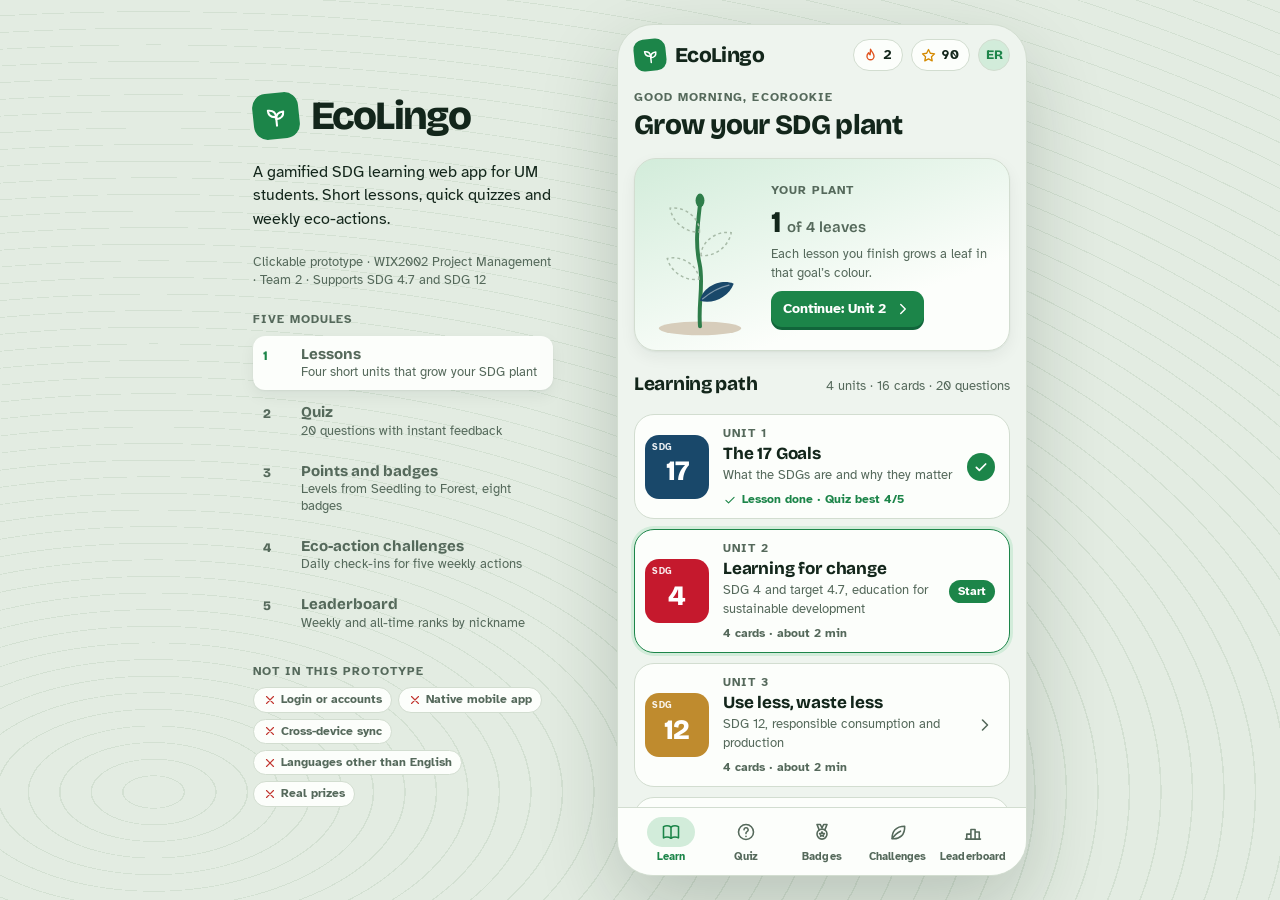
<file: index.htmlecolingo.html>
<!doctype html>
<html lang="en">
<head>
<meta charset="utf-8">
<meta name="viewport" content="width=device-width, initial-scale=1, viewport-fit=cover">
<meta name="description" content="EcoLingo: a gamified SDG learning web app for UM students.">
<title>EcoLingo</title>
<link rel="preconnect" href="https://fonts.googleapis.com">
<link rel="preconnect" href="https://fonts.gstatic.com" crossorigin>
<link rel="stylesheet" href="https://fonts.googleapis.com/css2?family=Bricolage+Grotesque:opsz,wght@12..96,500..800&family=Atkinson+Hyperlegible:ital,wght@0,400;0,700;1,400&display=swap">
<style>
/* Layout: a phone-width app shell (header, scrolling view, 5-tab bar). On desktop it sits in a framed device beside a short project note, over a faint contour-map ground. */
:root{
  --bg:#EEF4EE; --stage:#E3ECE2; --topo:#D3E0D2; --surface:#FCFEFB; --surface-2:#E3EBE2;
  --line:#D2DDD0; --line-strong:#A8BBA8;
  --ink:#13261B; --muted:#55695B;
  --accent:#1C8549; --accent-deep:#11653A; --accent-ink:#FFFFFF; --accent-soft:#D2ECDA;
  --sun:#D58A00; --sun-soft:#FBECC8; --ember:#E0531F;
  --good:#1C8549; --good-soft:#D2ECDA; --bad:#C2352F; --bad-soft:#F8DCDA;
  --hero:#163B27; --hero-ink:#EAF5EC; --hero-muted:#A6C5AF; --hero-track:#2A5640;
  --soil:#D7CDBB; --stem:#2E7D4A; --on-sdg:#FFFFFF; --medal-ink:#21190A;
  --gold:#E5AC2A; --silver:#B7C3C0; --bronze:#C98A55;
  --scrim:rgba(8,22,14,.5);
  --shadow:0 1px 2px rgba(19,38,27,.05),0 6px 16px rgba(19,38,27,.06);
  --shadow-lg:0 30px 80px rgba(19,38,27,.2);
  --f-display:"Bricolage Grotesque","Atkinson Hyperlegible",system-ui,sans-serif;
  --f-body:"Atkinson Hyperlegible",system-ui,-apple-system,"Segoe UI",Roboto,sans-serif;
}
@media (prefers-color-scheme: dark){
  :root:not([data-theme="light"]){
    --bg:#0C1510; --stage:#08100B; --topo:#13221A; --surface:#14211A; --surface-2:#1C2D23;
    --line:#25382C; --line-strong:#40594A; --ink:#E5F0E7; --muted:#93AA9A;
    --accent:#3FBF73; --accent-deep:#21834A; --accent-ink:#062010; --accent-soft:#183A26;
    --sun:#F4BA45; --sun-soft:#3A2D10; --ember:#FF7A45;
    --good:#3FBF73; --good-soft:#183A26; --bad:#F2716B; --bad-soft:#3F1B1A;
    --hero:#173826; --hero-ink:#E8F5EC; --hero-muted:#9CC2A8; --hero-track:#264C36;
    --soil:#2E2B21; --stem:#4FB777; --scrim:rgba(0,0,0,.6);
    --shadow:0 1px 2px rgba(0,0,0,.3),0 6px 16px rgba(0,0,0,.25); --shadow-lg:0 30px 80px rgba(0,0,0,.55);
    color-scheme:dark;
  }
}
:root[data-theme="dark"]{
  --bg:#0C1510; --stage:#08100B; --topo:#13221A; --surface:#14211A; --surface-2:#1C2D23;
  --line:#25382C; --line-strong:#40594A; --ink:#E5F0E7; --muted:#93AA9A;
  --accent:#3FBF73; --accent-deep:#21834A; --accent-ink:#062010; --accent-soft:#183A26;
  --sun:#F4BA45; --sun-soft:#3A2D10; --ember:#FF7A45;
  --good:#3FBF73; --good-soft:#183A26; --bad:#F2716B; --bad-soft:#3F1B1A;
  --hero:#173826; --hero-ink:#E8F5EC; --hero-muted:#9CC2A8; --hero-track:#264C36;
  --soil:#2E2B21; --stem:#4FB777; --scrim:rgba(0,0,0,.6);
  --shadow:0 1px 2px rgba(0,0,0,.3),0 6px 16px rgba(0,0,0,.25); --shadow-lg:0 30px 80px rgba(0,0,0,.55);
  color-scheme:dark;
}

*,*::before,*::after{box-sizing:border-box}
:root{padding-top:env(safe-area-inset-top,0px);padding-bottom:env(safe-area-inset-bottom,0px)}
img{max-width:100%}
[hidden]{display:none!important}

html{height:100%}
body{height:100%;margin:0;background:var(--stage);color:var(--ink);font:15px/1.45 var(--f-body);-webkit-font-smoothing:antialiased;overflow:hidden}
h1,h2,h3,p{margin:0}
button{font:inherit;color:inherit;background:none;border:0;padding:0;cursor:pointer;-webkit-tap-highlight-color:transparent}
:focus-visible{outline:2.5px solid var(--accent);outline-offset:2px}
.i{width:20px;height:20px;flex:none;display:block}
.sr{position:absolute;width:1px;height:1px;overflow:hidden;clip:rect(0 0 0 0);white-space:nowrap}

/* ---------- shell ---------- */
.stage{height:100%;display:flex;justify-content:center;align-items:stretch}
.app{position:relative;display:flex;flex-direction:column;width:100%;max-width:560px;height:100%;background:var(--bg);overflow:hidden;isolation:isolate}
.about{display:none}
@media (min-width:560px) and (max-width:959px){.app{border-left:1px solid var(--line);border-right:1px solid var(--line)}}
@media (min-width:960px){
  body{background-image:repeating-radial-gradient(ellipse 120% 90% at 12% 88%,transparent 0 30px,var(--topo) 30px 31.5px)}
  .stage{align-items:center;gap:64px;padding-block:24px;padding-left:max(32px,env(safe-area-inset-left,0px));padding-right:max(32px,env(safe-area-inset-right,0px))}
  .app{width:410px;flex:none;height:min(880px,100%);border:1px solid var(--line);border-radius:36px;box-shadow:var(--shadow-lg)}
  .about{display:flex}
}

.topbar{flex:none;display:flex;align-items:center;gap:8px;padding-block:14px 10px;padding-left:max(16px,env(safe-area-inset-left,0px));padding-right:max(16px,env(safe-area-inset-right,0px))}
.brand{display:flex;align-items:center;gap:9px;margin-right:auto;font:800 21px/1 var(--f-display);letter-spacing:-.03em}
.mark{display:grid;place-items:center;width:32px;height:32px;border-radius:10px;background:var(--accent);color:var(--accent-ink);transform:rotate(-6deg)}
.mark .i{width:19px;height:19px}
.pill{display:inline-flex;align-items:center;gap:4px;height:32px;padding:0 10px 0 8px;border-radius:999px;background:var(--surface);border:1px solid var(--line);font-weight:700;font-size:14px;font-variant-numeric:tabular-nums}
.pill .i{width:17px;height:17px}
.pill.pts .i{color:var(--sun)} .pill.streak .i{color:var(--ember)}
.avatar{display:grid;place-items:center;width:32px;height:32px;border-radius:50%;background:var(--accent-soft);color:var(--accent);font:800 13px var(--f-display);border:1px solid var(--line)}

.view{flex:1;min-height:0;overflow-y:auto;overflow-x:hidden;overscroll-behavior:contain;padding-block:4px 28px;padding-left:max(16px,env(safe-area-inset-left,0px));padding-right:max(16px,env(safe-area-inset-right,0px))}
.screen{display:flex;flex-direction:column;gap:18px;animation:rise .38s cubic-bezier(.2,.8,.2,1)}
@keyframes rise{from{opacity:.35;transform:translateY(10px)}}
@keyframes fade{from{opacity:0}}
@keyframes up{from{transform:translateY(48px);opacity:.3}}

.tabbar{flex:none;display:grid;grid-template-columns:repeat(5,minmax(0,1fr));gap:2px;padding-block:6px 8px;padding-left:max(16px,env(safe-area-inset-left,0px));padding-right:max(16px,env(safe-area-inset-right,0px));background:var(--surface);border-top:1px solid var(--line)}
.tab{display:flex;flex-direction:column;align-items:center;gap:2px;min-width:0;padding-block:3px;color:var(--muted);font-size:10.5px;font-weight:700;letter-spacing:.01em}
.tab .lbl{max-width:100%;overflow:hidden;text-overflow:ellipsis;white-space:nowrap}
.tab .pip{display:grid;place-items:center;width:48px;height:30px;border-radius:15px;transition:background .25s}
.tab[aria-selected="true"]{color:var(--accent)}
.tab[aria-selected="true"] .pip{background:var(--accent-soft)}
.tab[aria-selected="true"] .i{animation:hop .45s cubic-bezier(.3,1.6,.5,1)}
@keyframes hop{0%{transform:scale(.7) translateY(3px)}}

/* ---------- type ---------- */
.eyebrow{font-size:11.5px;font-weight:700;letter-spacing:.09em;text-transform:uppercase;color:var(--muted)}
.h1{font:800 28px/1.08 var(--f-display);letter-spacing:-.025em;text-wrap:balance}
.h2{font:750 19px/1.2 var(--f-display);letter-spacing:-.015em;text-wrap:balance}
.muted{color:var(--muted)} .smt{font-size:13px}
.head{display:flex;flex-direction:column;gap:4px;padding-top:4px}
.sec-head{display:flex;align-items:baseline;justify-content:space-between;gap:12px;flex-wrap:wrap;margin-top:4px}

/* ---------- controls ---------- */
.btn{display:inline-flex;align-items:center;justify-content:center;gap:8px;min-height:46px;padding:0 18px;border-radius:14px;background:var(--accent);color:var(--accent-ink);font-weight:700;font-size:15px;box-shadow:0 3px 0 var(--accent-deep);transition:transform .12s,box-shadow .12s,background .2s}
.btn:active:not(:disabled){transform:translateY(2px);box-shadow:0 1px 0 var(--accent-deep)}
.btn.sm{min-height:36px;padding:0 12px;font-size:13.5px;border-radius:11px}
.btn.ghost{background:var(--surface-2);color:var(--ink);box-shadow:0 3px 0 var(--line-strong)}
.btn.ghost:active:not(:disabled){box-shadow:0 1px 0 var(--line-strong)}
.btn.block{width:100%}
.btn:disabled{opacity:.45;cursor:default}
.btn .i{width:18px;height:18px}
.icon-btn{display:grid;place-items:center;width:38px;height:38px;flex:none;border-radius:12px;background:var(--surface-2);color:var(--ink)}
.chip{display:inline-flex;align-items:center;gap:4px;padding:3px 9px;border-radius:999px;font-size:12px;font-weight:700;background:var(--surface-2);color:var(--ink);white-space:nowrap}
.chip .i{width:14px;height:14px}
.chip.next{background:var(--accent);color:var(--accent-ink)}
.chip.sun{background:var(--sun-soft);color:var(--ink)}
.chip.sun .i{color:var(--sun)}
.chip.good{background:var(--good-soft);color:var(--good)}
.card{background:var(--surface);border:1px solid var(--line);border-radius:22px;padding:16px;box-shadow:var(--shadow)}

/* SDG tile: the UN goal square, number-first */
.sdg-tile{position:relative;display:grid;place-items:center;flex:none;width:64px;height:64px;border-radius:14px;background:var(--unit);color:var(--on-sdg)}
.sdg-tile small{position:absolute;top:6px;left:7px;font-size:8.5px;font-weight:700;letter-spacing:.08em;opacity:.92}
.sdg-tile b{font:800 28px/1 var(--f-display);margin-top:9px;letter-spacing:-.02em}
.sdg-tile.sm{width:44px;height:44px;border-radius:11px}
.sdg-tile.sm small{font-size:7px;top:4px;left:5px}
.sdg-tile.sm b{font-size:19px;margin-top:7px}

/* ---------- learn ---------- */
.grow{display:grid;grid-template-columns:118px minmax(0,1fr);gap:12px;align-items:center;padding:12px 16px 12px 6px;background:linear-gradient(160deg,var(--accent-soft),var(--surface) 72%)}
.plant{width:118px;height:auto;display:block;overflow:visible}
.stem{stroke-dasharray:1;stroke-dashoffset:0}
.stem.draw{animation:draw 1.1s ease-out}
@keyframes draw{from{stroke-dashoffset:1}}
.leaf{transform-box:fill-box;transform-origin:0% 60%}
.leaf.on{fill:var(--c)}
.leaf.off{fill:none;stroke:var(--line-strong);stroke-width:1.5;stroke-dasharray:3 3}
.leaf.pop{animation:leafpop .8s cubic-bezier(.3,1.6,.5,1) both;animation-delay:var(--d,0s)}
@keyframes leafpop{from{transform:scale(0) rotate(-25deg)}}
.vein{fill:none;stroke:rgba(255,255,255,.45);stroke-width:1.2;stroke-linecap:round}
.bloom{transform-box:fill-box;transform-origin:center;animation:leafpop 1s cubic-bezier(.3,1.6,.5,1) both}
.grow-text{display:flex;flex-direction:column;gap:8px;align-items:flex-start;min-width:0}
.grow-big{font:800 30px/1 var(--f-display);letter-spacing:-.03em}
.grow-big span{font-size:15px;font-weight:600;color:var(--muted);letter-spacing:0}
.grow-text .muted{font-size:13px}

.units{display:flex;flex-direction:column;gap:10px}
.unit{display:grid;grid-template-columns:64px minmax(0,1fr) auto;gap:14px;align-items:center;width:100%;text-align:left;padding:10px 14px 10px 10px;background:var(--surface);border:1px solid var(--line);border-radius:20px;transition:transform .15s,border-color .2s}
.unit:hover{border-color:var(--line-strong)}
.unit:active{transform:scale(.985)}
.unit.is-next{border-color:var(--accent);box-shadow:0 0 0 3px var(--accent-soft)}
.unit-main{display:flex;flex-direction:column;gap:2px;min-width:0}
.unit-title{font:750 17px/1.2 var(--f-display);letter-spacing:-.01em}
.unit-sub{font-size:13px;color:var(--muted)}
.status{display:inline-flex;align-items:center;gap:5px;margin-top:4px;font-size:12px;font-weight:700;color:var(--muted)}
.status .i{width:14px;height:14px}
.status.done{color:var(--good)}
.unit-end{color:var(--muted)}
.ok-dot{display:grid;place-items:center;width:28px;height:28px;border-radius:50%;background:var(--good);color:var(--accent-ink)}
.ok-dot .i{width:16px;height:16px;stroke-width:2.6}

/* ---------- quiz ---------- */
.mix{display:grid;grid-template-columns:minmax(0,1fr) auto;gap:14px;align-items:center;padding:18px;border-radius:24px;background:var(--hero);color:var(--hero-ink);overflow:hidden;position:relative}
.mix .eyebrow{color:var(--hero-muted)}
.mix h2{font:800 23px/1.1 var(--f-display);letter-spacing:-.02em;margin-top:4px}
.mix p{font-size:13.5px;color:var(--hero-muted);margin-top:6px}
.mix .btn{margin-top:14px}
.mix-art{display:grid;grid-template-columns:repeat(2,30px);gap:6px;transform:rotate(8deg)}
.mix-art span{width:30px;height:30px;border-radius:8px;display:grid;place-items:center;font:800 13px var(--f-display);color:var(--on-sdg)}
.mix-art span:nth-child(2){transform:translateY(10px)} .mix-art span:nth-child(4){transform:translateY(10px)}
.qrow{display:grid;grid-template-columns:44px minmax(0,1fr) auto;gap:12px;align-items:center;width:100%;text-align:left;padding:10px 12px 10px 10px;border-radius:18px;background:var(--surface);border:1px solid var(--line);transition:border-color .2s,transform .15s}
.qrow:hover{border-color:var(--line-strong)} .qrow:active{transform:scale(.985)}
.qrow .t{font:750 16px/1.2 var(--f-display)}
.qrow .s{font-size:12.5px;color:var(--muted);margin-top:2px}
.best{display:flex;gap:3px;margin-top:6px}
.best i{width:14px;height:5px;border-radius:3px;background:var(--surface-2)}
.best i.on{background:var(--unit)}
.rules{display:grid;grid-template-columns:repeat(3,minmax(0,1fr));gap:8px}
.rule{display:flex;flex-direction:column;gap:2px;padding:10px 12px;border-radius:14px;background:var(--surface);border:1px solid var(--line)}
.rule b{font:800 18px var(--f-display);color:var(--sun);font-variant-numeric:tabular-nums}
.rule span{font-size:12px;color:var(--muted);line-height:1.3}

.q-top{display:flex;align-items:center;gap:12px;padding-top:4px}
.segs{flex:1;display:flex;gap:5px}
.segs span{flex:1;height:8px;border-radius:4px;background:var(--surface-2);transition:background .3s}
.segs .ok{background:var(--good)} .segs .no{background:var(--bad)} .segs .cur{background:var(--line-strong)} .segs .on{background:var(--unit)}
.q-count{font-weight:700;font-variant-numeric:tabular-nums;color:var(--muted);font-size:13px}
.q-card{display:flex;flex-direction:column;gap:12px;padding-block:8px 4px}
.unit-chip{align-self:flex-start;display:inline-flex;align-items:center;gap:7px;padding:4px 11px 4px 4px;border-radius:999px;background:var(--surface);border:1px solid var(--line);font-size:12px;font-weight:700}
.unit-chip span{display:grid;place-items:center;min-width:22px;height:22px;padding:0 4px;border-radius:7px;background:var(--unit);color:var(--on-sdg);font:800 11px var(--f-display)}
.q-text{font:750 23px/1.22 var(--f-display);letter-spacing:-.015em;text-wrap:balance}
.opts{display:flex;flex-direction:column;gap:10px}
.opt{display:grid;grid-template-columns:34px minmax(0,1fr) auto;gap:12px;align-items:center;width:100%;text-align:left;padding:11px 14px 11px 11px;border-radius:16px;background:var(--surface);border:1.5px solid var(--line);box-shadow:0 3px 0 var(--line);font-weight:600;transition:border-color .2s,background .2s,opacity .25s}
.opt .k{display:grid;place-items:center;width:34px;height:34px;border-radius:10px;background:var(--surface-2);font:800 15px var(--f-display);color:var(--muted)}
.opt:hover:not(:disabled){border-color:var(--line-strong)}
.opt:disabled{cursor:default}
.opt .mk{opacity:0} .opt .mk .i{width:20px;height:20px;stroke-width:2.6}
.opt.correct{border-color:var(--good);background:var(--good-soft);box-shadow:0 3px 0 var(--good)}
.opt.correct .k{background:var(--good);color:var(--accent-ink)}
.opt.correct .mk{opacity:1;color:var(--good)}
.opt.wrong{border-color:var(--bad);background:var(--bad-soft);box-shadow:0 3px 0 var(--bad)}
.opt.wrong .k{background:var(--bad);color:var(--bg)}
.opt.wrong .mk{opacity:1;color:var(--bad)}
.opt.dim{opacity:.5}
.pulse{animation:pulse .5s ease-out} .shake{animation:shake .45s ease-in-out}
@keyframes pulse{40%{transform:scale(1.035)}}
@keyframes shake{20%,60%{transform:translateX(-6px)}40%,80%{transform:translateX(6px)}}
.feedback{display:flex;flex-direction:column;gap:8px;padding:16px;border-radius:18px;animation:rise .3s cubic-bezier(.2,.8,.2,1)}
.feedback.ok{background:var(--good-soft)} .feedback.no{background:var(--bad-soft)}
.fb-h{display:flex;align-items:center;gap:8px;font:800 18px var(--f-display)}
.feedback.ok .fb-h{color:var(--good)} .feedback.no .fb-h{color:var(--bad)}
.feedback p{font-size:14.5px}
.feedback .btn{margin-top:6px}

.result{align-items:center;text-align:center;padding-top:10px}
.ring{position:relative;width:176px;height:176px}
.ring svg{width:100%;height:100%;transform:rotate(-90deg)}
.ring .trk{fill:none;stroke:var(--surface-2);stroke-width:12}
.ring .val{fill:none;stroke:var(--unit);stroke-width:12;stroke-linecap:round;animation:ringfill 1.2s cubic-bezier(.2,.8,.2,1)}
@keyframes ringfill{from{stroke-dasharray:0 100}}
.ring-c{position:absolute;inset:0;display:flex;flex-direction:column;align-items:center;justify-content:center}
.ring-c b{font:800 52px/1 var(--f-display);letter-spacing:-.03em;font-variant-numeric:tabular-nums}
.ring-c span{font-size:13px;color:var(--muted);font-weight:700}
.result .chips{display:flex;gap:8px;flex-wrap:wrap;justify-content:center}
.result .acts{display:flex;flex-direction:column;gap:10px;width:100%;max-width:340px;margin-top:6px}
.recap{width:100%;display:flex;flex-direction:column;gap:6px;text-align:left}
.recap li{list-style:none;display:grid;grid-template-columns:22px minmax(0,1fr);gap:8px;font-size:13.5px;padding:8px 10px;border-radius:12px;background:var(--surface);border:1px solid var(--line)}
.recap li .i{width:18px;height:18px;stroke-width:2.6}
.recap .y .i{color:var(--good)} .recap .n .i{color:var(--bad)}
.recap ul{margin:0;padding:0;display:flex;flex-direction:column;gap:6px}

/* ---------- badges ---------- */
.level{display:flex;flex-direction:column;gap:14px;padding:20px;border-radius:24px;background:var(--hero);color:var(--hero-ink);position:relative;overflow:hidden}
.level .eyebrow{color:var(--hero-muted)}
.lv-top{display:flex;align-items:flex-end;justify-content:space-between;gap:12px}
.lv-big{font:800 54px/.9 var(--f-display);letter-spacing:-.04em;font-variant-numeric:tabular-nums}
.lv-big span{font-size:16px;letter-spacing:0;font-weight:700;color:var(--hero-muted);margin-left:4px}
.lv-name{text-align:right}
.lv-name b{display:block;font:800 22px/1.1 var(--f-display)}
.lv-name small{font-size:12.5px;color:var(--hero-muted)}
.bar{height:10px;border-radius:5px;background:var(--hero-track);overflow:hidden}
.bar i{display:block;height:100%;width:var(--w);border-radius:inherit;background:var(--sun);animation:fillw 1.1s cubic-bezier(.2,.8,.2,1)}
@keyframes fillw{from{width:0}}
.ladder{display:grid;grid-template-columns:repeat(5,minmax(0,1fr));gap:4px;position:relative}
.ladder::before{content:"";position:absolute;left:10%;right:10%;top:6px;height:2px;background:var(--hero-track)}
.rung{position:relative;display:flex;flex-direction:column;align-items:center;gap:5px;font-size:10.5px;color:var(--hero-muted);font-weight:700}
.rung .n{width:14px;height:14px;border-radius:50%;border:2px solid var(--hero-muted);background:var(--hero)}
.rung.on .n{background:var(--sun);border-color:var(--sun)}
.rung.cur{color:var(--hero-ink)}
.rung.cur .n{box-shadow:0 0 0 4px var(--hero-track)}
.bgrid{display:grid;grid-template-columns:repeat(2,minmax(0,1fr));gap:10px}
.badge{display:flex;flex-direction:column;gap:10px;padding:14px;border-radius:20px;background:var(--surface);border:1px solid var(--line);min-width:0}
.emb{position:relative;display:grid;place-items:center;width:52px;height:52px;flex:none;border-radius:50%;background:var(--bc);color:var(--bi,var(--on-sdg));box-shadow:inset 0 0 0 4px rgba(255,255,255,.28)}
.emb .i{width:24px;height:24px}
.badge.earned .emb{animation:shine 3.5s ease-in-out infinite;animation-delay:var(--d)}
@keyframes shine{0%,85%,100%{transform:none}90%{transform:rotate(-10deg) scale(1.06)}95%{transform:rotate(8deg) scale(1.06)}}
.badge.locked .emb{background:var(--surface-2);color:var(--muted);box-shadow:none}
.lk{position:absolute;right:-3px;bottom:-3px;display:grid;place-items:center;width:21px;height:21px;border-radius:50%;background:var(--surface);border:1px solid var(--line);color:var(--muted)}
.lk .i{width:11px;height:11px;stroke-width:2.4}
.badge h3{font:750 15px/1.2 var(--f-display)}
.badge p{font-size:12.5px;color:var(--muted);line-height:1.35;margin-top:2px}
.mini{display:flex;align-items:center;gap:8px;margin-top:auto;font-size:11.5px;font-weight:700;color:var(--muted);font-variant-numeric:tabular-nums}
.mini .track{flex:1;height:5px;border-radius:3px;background:var(--surface-2);overflow:hidden}
.mini .track i{display:block;height:100%;width:var(--w);background:var(--line-strong);border-radius:inherit}
.earned-on{margin-top:auto;font-size:11.5px;font-weight:700;color:var(--good);display:flex;align-items:center;gap:4px}
.earned-on .i{width:13px;height:13px;stroke-width:2.6}

/* ---------- challenges ---------- */
.wk{display:flex;flex-direction:column;gap:14px;padding:18px;border-radius:24px;background:var(--hero);color:var(--hero-ink)}
.wk .eyebrow{color:var(--hero-muted)}
.wk-stats{display:grid;grid-template-columns:repeat(2,minmax(0,1fr));gap:12px}
.wk-stat b{display:block;font:800 34px/1 var(--f-display);letter-spacing:-.03em;font-variant-numeric:tabular-nums}
.wk-stat span{font-size:12.5px;color:var(--hero-muted)}
.goal{display:flex;flex-direction:column;gap:6px}
.goal-l{display:flex;justify-content:space-between;gap:10px;font-size:12.5px;color:var(--hero-muted)}
.goal-l b{color:var(--hero-ink);font-variant-numeric:tabular-nums}
.chals{display:flex;flex-direction:column;gap:10px}
.chal{position:relative;display:grid;grid-template-columns:46px minmax(0,1fr);gap:12px;padding:14px;border-radius:20px;background:var(--surface);border:1px solid var(--line);overflow:hidden}
.chal.feat{border-color:var(--sun);box-shadow:0 0 0 3px var(--sun-soft)}
.chal-ico{display:grid;place-items:center;width:46px;height:46px;border-radius:14px;background:var(--c);color:var(--on-sdg)}
.chal-ico .i{width:23px;height:23px}
.chal-top{display:flex;align-items:flex-start;justify-content:space-between;gap:8px}
.chal h3{font:750 16px/1.25 var(--f-display)}
.chal .tag{font-size:11px;font-weight:700;letter-spacing:.06em;text-transform:uppercase;color:var(--muted);margin-top:2px}
.chal .tag.spot{color:var(--sun)}
.chal p{font-size:13.5px;color:var(--muted);margin-top:4px}
.chal-foot{display:flex;align-items:center;justify-content:space-between;gap:10px;flex-wrap:wrap;margin-top:12px}
.week{display:flex;gap:4px}
.dot{display:grid;place-items:center;width:22px;height:22px;border-radius:7px;background:var(--surface-2);font-size:10px;font-weight:700;color:var(--muted)}
.dot.on{background:var(--c);color:var(--on-sdg)}
.dot.today{box-shadow:inset 0 0 0 1.5px var(--ink)}
.dot.future{opacity:.4}
.btn.is-done{background:var(--good-soft);color:var(--good);box-shadow:none;opacity:1}
.stamp{position:absolute;right:18px;top:50%;margin-top:-34px;display:grid;place-items:center;width:68px;height:68px;border-radius:50%;border:3px solid var(--good);color:var(--good);background:var(--surface);opacity:0;pointer-events:none}
.stamp .i{width:34px;height:34px;stroke-width:2.8}
.stamped .stamp{animation:stamp 1.1s cubic-bezier(.3,1.4,.5,1) forwards}
@keyframes stamp{0%{opacity:0;transform:scale(1.9) rotate(-22deg)}30%{opacity:1;transform:scale(1) rotate(-12deg)}75%{opacity:1;transform:scale(1) rotate(-12deg)}100%{opacity:0;transform:scale(.9) rotate(-12deg)}}

/* ---------- leaderboard ---------- */
.seg{display:grid;grid-template-columns:1fr 1fr;padding:4px;border-radius:14px;background:var(--surface-2)}
.seg button{height:36px;border-radius:10px;font-weight:700;font-size:14px;color:var(--muted);transition:background .2s,color .2s}
.seg button[aria-pressed="true"]{background:var(--surface);color:var(--ink);box-shadow:var(--shadow)}
.podium{display:grid;grid-template-columns:repeat(3,minmax(0,1fr));align-items:end;gap:8px;padding-top:6px}
.pod{display:flex;flex-direction:column;align-items:center;gap:3px;min-width:0;text-align:center}
.pod .crown{color:var(--gold);height:20px}
.pod .crown .i{width:20px;height:20px}
.pod-name{font-weight:700;font-size:13px;max-width:100%;overflow:hidden;text-overflow:ellipsis;white-space:nowrap;margin-top:4px}
.pod-pts{font-size:12px;color:var(--muted);font-variant-numeric:tabular-nums}
.pod-block{width:100%;display:grid;place-items:start center;padding-top:8px;margin-top:6px;border-radius:14px 14px 4px 4px;font:800 26px var(--f-display);color:var(--medal-ink);transform-origin:bottom;animation:raise .7s cubic-bezier(.2,.8,.2,1) both}
.p1 .pod-block{height:100px;background:var(--gold);animation-delay:.15s}
.p2 .pod-block{height:74px;background:var(--silver)}
.p3 .pod-block{height:56px;background:var(--bronze);animation-delay:.08s}
@keyframes raise{from{transform:scaleY(.15)}}
.av{display:grid;place-items:center;width:36px;height:36px;flex:none;border-radius:50%;background:var(--av);color:var(--on-sdg);font:800 14px var(--f-display)}
.av.lg{width:54px;height:54px;font-size:19px}
.me .av{box-shadow:0 0 0 3px var(--bg),0 0 0 5px var(--accent)}
.you{font-size:10.5px;font-weight:700;color:var(--accent);text-transform:uppercase;letter-spacing:.08em}
.rows{display:flex;flex-direction:column;gap:6px}
.row{display:grid;grid-template-columns:26px 36px minmax(0,1fr) auto;gap:10px;align-items:center;padding:8px 12px 8px 8px;border-radius:14px;background:var(--surface);border:1px solid var(--line);animation:rise .4s cubic-bezier(.2,.8,.2,1) both;animation-delay:calc(var(--k) * 45ms)}
.row.me{border-color:var(--accent);background:var(--accent-soft)}
.rk{font:800 15px var(--f-display);color:var(--muted);text-align:center;font-variant-numeric:tabular-nums}
.nm{font-weight:700;overflow:hidden;text-overflow:ellipsis;white-space:nowrap}
.pt{font-weight:700;font-variant-numeric:tabular-nums}
.pt small{font-weight:400;color:var(--muted)}
.me-card{display:flex;align-items:center;gap:12px;padding:14px 16px;border-radius:18px;background:var(--surface);border:1px solid var(--line)}
.me-card b{font:800 30px/1 var(--f-display);color:var(--accent);font-variant-numeric:tabular-nums}
.me-card p{font-size:13.5px}
.fine{font-size:12px;color:var(--muted);text-align:center}

/* ---------- sheets & overlays ---------- */
#sheet:empty,#modal:empty{display:none}
.sheet{position:absolute;inset:0;z-index:30;display:flex;flex-direction:column;background:var(--bg)}
.sheet.enter{animation:up .4s cubic-bezier(.2,.8,.2,1)}
.sheet-top{display:flex;align-items:center;gap:12px;padding-block:14px 6px;padding-left:max(16px,env(safe-area-inset-left,0px));padding-right:max(16px,env(safe-area-inset-right,0px))}
.lesson-scroll{flex:1;min-height:0;overflow-y:auto;display:flex;flex-direction:column;gap:16px;padding-block:12px 20px;padding-left:max(16px,env(safe-area-inset-left,0px));padding-right:max(16px,env(safe-area-inset-right,0px))}
.lesson-head{display:flex;align-items:center;gap:12px}
.lesson-unit{font:750 18px/1.2 var(--f-display)}
.lesson-card{position:relative;display:flex;flex-direction:column;gap:14px;padding:22px 20px 20px;border-radius:24px;background:var(--surface);border:1px solid var(--line);overflow:hidden;box-shadow:var(--shadow)}
.card-num{position:absolute;right:16px;top:8px;font:800 68px/1 var(--f-display);color:var(--unit);opacity:.16;letter-spacing:-.04em}
.lesson-card h2{font:800 25px/1.12 var(--f-display);letter-spacing:-.02em;text-wrap:balance;padding-right:64px}
.lesson-card > p{font-size:16.5px;line-height:1.55}
.fact{display:grid;grid-template-columns:22px minmax(0,1fr);gap:10px;padding:12px 14px;border-radius:16px;background:var(--sun-soft)}
.fact .i{color:var(--sun);width:22px;height:22px}
.fact b{font-size:11.5px;text-transform:uppercase;letter-spacing:.08em}
.fact p{font-size:14px;line-height:1.45;margin-top:2px}
.slide-r{animation:sr .38s cubic-bezier(.2,.8,.2,1)}
.slide-l{animation:sl .38s cubic-bezier(.2,.8,.2,1)}
@keyframes sr{from{transform:translateX(36px);opacity:.2}}
@keyframes sl{from{transform:translateX(-36px);opacity:.2}}
.sheet-foot{display:grid;grid-template-columns:auto minmax(0,1fr);gap:10px;padding-block:12px 16px;padding-left:max(16px,env(safe-area-inset-left,0px));padding-right:max(16px,env(safe-area-inset-right,0px));border-top:1px solid var(--line);background:var(--surface)}
.lesson-done{flex:1;display:flex;flex-direction:column;align-items:center;justify-content:center;gap:12px;text-align:center;padding-left:max(16px,env(safe-area-inset-left,0px));padding-right:max(16px,env(safe-area-inset-right,0px))}
.done-burst{display:grid;place-items:center;width:112px;height:112px;border-radius:50%;background:var(--unit);color:var(--on-sdg);box-shadow:0 0 0 10px var(--surface-2);animation:burst .7s cubic-bezier(.3,1.6,.5,1)}
.done-burst .i{width:56px;height:56px;stroke-width:2.6}
@keyframes burst{from{transform:scale(.3)}}
.lesson-done h2{font:800 28px/1.1 var(--f-display);letter-spacing:-.02em;margin-top:8px}
.done-actions{display:flex;flex-direction:column;gap:10px;width:100%;max-width:320px;margin-top:10px}

.scrim{position:absolute;inset:0;z-index:30;background:var(--scrim);animation:fade .25s}
.bsheet{position:absolute;left:0;right:0;bottom:0;z-index:31;display:flex;flex-direction:column;gap:12px;padding-block:10px 22px;padding-left:max(18px,env(safe-area-inset-left,0px));padding-right:max(18px,env(safe-area-inset-right,0px));background:var(--surface);border-radius:26px 26px 0 0;animation:up .35s cubic-bezier(.2,.8,.2,1)}
.grabber{width:40px;height:5px;border-radius:3px;background:var(--line-strong);align-self:center;margin-bottom:6px}
.nick-row{display:flex;gap:8px}
.nick-row input{flex:1;min-width:0;height:46px;padding:0 14px;border-radius:14px;border:1.5px solid var(--line-strong);background:var(--bg);color:var(--ink);font:inherit;font-size:16px}
.nick-row input:focus{outline:none;border-color:var(--accent);box-shadow:0 0 0 3px var(--accent-soft)}
.divider{height:1px;background:var(--line);margin-block:4px}
.ctl-row{display:flex;gap:8px;flex-wrap:wrap}
.ctl-row .btn{flex:1 1 140px}
.bsheet .note{font-size:13px;color:var(--muted)}

.modal-wrap{position:absolute;inset:0;z-index:60;display:grid;place-items:center;padding-left:max(20px,env(safe-area-inset-left,0px));padding-right:max(20px,env(safe-area-inset-right,0px));background:var(--scrim);animation:fade .25s}
.modal{width:100%;max-width:320px;display:flex;flex-direction:column;align-items:center;gap:8px;text-align:center;padding:28px 22px 20px;border-radius:28px;background:var(--surface);animation:mpop .5s cubic-bezier(.3,1.5,.5,1)}
@keyframes mpop{from{transform:scale(.7);opacity:0}}
.modal .emb{width:100px;height:100px;margin-bottom:10px;box-shadow:inset 0 0 0 6px rgba(255,255,255,.28),0 0 0 8px var(--surface-2);animation:spin 1s cubic-bezier(.3,1.4,.5,1)}
.modal .emb .i{width:46px;height:46px}
@keyframes spin{from{transform:perspective(400px) rotateY(220deg) scale(.4)}}
.modal h2{font:800 24px/1.15 var(--f-display);letter-spacing:-.02em}
.modal p{color:var(--muted);font-size:14.5px}
.modal .btn{width:100%;margin-top:12px}
#confetti{position:absolute;inset:0;width:100%;height:100%;pointer-events:none;z-index:70}
.float-pts{position:absolute;z-index:65;pointer-events:none;font:800 24px var(--f-display);color:var(--sun);text-shadow:0 2px 0 var(--surface),0 0 12px var(--surface);white-space:nowrap}
.toast{position:absolute;left:50%;bottom:84px;z-index:55;transform:translateX(-50%);padding:10px 16px;border-radius:12px;background:var(--ink);color:var(--bg);font-weight:700;font-size:14px;white-space:nowrap;animation:toast 2.4s forwards;pointer-events:none}
@keyframes toast{0%{opacity:0;transform:translate(-50%,10px)}10%,80%{opacity:1;transform:translate(-50%,0)}100%{opacity:0}}

/* ---------- desktop note ---------- */
.about{flex-direction:column;gap:22px;width:300px;flex:none}
.about .wm{display:flex;align-items:center;gap:12px;font:800 40px/1 var(--f-display);letter-spacing:-.04em}
.about .wm .mark{width:46px;height:46px;border-radius:14px}
.about .wm .mark .i{width:26px;height:26px}
.about .lede{font-size:16px;line-height:1.45;max-width:30ch}
.about .meta{font-size:12.5px;color:var(--muted)}
.about-nav{display:flex;flex-direction:column;gap:4px}
.about-nav button{display:grid;grid-template-columns:28px minmax(0,1fr);gap:10px;align-items:start;padding:9px 10px;border-radius:12px;text-align:left;transition:background .2s}
.about-nav button:hover{background:var(--surface)}
.about-nav button.on{background:var(--surface);box-shadow:var(--shadow)}
.about-nav .n{font:800 13px/22px var(--f-display);color:var(--muted)}
.about-nav button.on .n{color:var(--accent)}
.about-nav b{display:block;font:750 15px/1.3 var(--f-display)}
.about-nav span{font-size:12.5px;color:var(--muted);line-height:1.35}
.scope{display:flex;flex-wrap:wrap;gap:6px}
.scope .chip{background:var(--surface);border:1px solid var(--line);font-weight:600;color:var(--muted)}
.scope .chip .i{color:var(--bad)}

@media (prefers-reduced-motion: reduce){
  *,*::before,*::after{animation:none!important;transition:none!important}
}
</style>
</head>
<body>
<div class="stage">
  <aside class="about" aria-label="About this prototype">
    <div class="wm"><span class="mark" data-ic="sprout"></span>EcoLingo</div>
    <p class="lede">A gamified SDG learning web app for UM students. Short lessons, quick quizzes and weekly eco-actions.</p>
    <p class="meta">Clickable prototype · WIX2002 Project Management · Team 2 · Supports SDG 4.7 and SDG 12</p>
    <div>
      <p class="eyebrow" style="margin-bottom:8px">Five modules</p>
      <nav class="about-nav">
        <button data-act="tab" data-tab="learn"><span class="n">1</span><span><b>Lessons</b><span>Four short units that grow your SDG plant</span></span></button>
        <button data-act="tab" data-tab="quiz"><span class="n">2</span><span><b>Quiz</b><span>20 questions with instant feedback</span></span></button>
        <button data-act="tab" data-tab="badges"><span class="n">3</span><span><b>Points and badges</b><span>Levels from Seedling to Forest, eight badges</span></span></button>
        <button data-act="tab" data-tab="challenges"><span class="n">4</span><span><b>Eco-action challenges</b><span>Daily check-ins for five weekly actions</span></span></button>
        <button data-act="tab" data-tab="leaderboard"><span class="n">5</span><span><b>Leaderboard</b><span>Weekly and all-time ranks by nickname</span></span></button>
      </nav>
    </div>
    <div>
      <p class="eyebrow" style="margin-bottom:8px">Not in this prototype</p>
      <div class="scope">
        <span class="chip" data-icx>Login or accounts</span>
        <span class="chip" data-icx>Native mobile app</span>
        <span class="chip" data-icx>Cross-device sync</span>
        <span class="chip" data-icx>Languages other than English</span>
        <span class="chip" data-icx>Real prizes</span>
      </div>
    </div>
  </aside>

  <div class="app" id="app">
    <header class="topbar">
      <div class="brand"><span class="mark" data-ic="sprout"></span>EcoLingo</div>
      <span class="pill streak" title="Day streak"><span data-ic="flame"></span><span id="streakN">0</span><span class="sr"> day streak</span></span>
      <span class="pill pts" id="ptsPill" title="Points"><span data-ic="star"></span><span id="ptsN">0</span><span class="sr"> points</span></span>
      <button class="avatar" id="avatar" data-act="profile" aria-label="Edit nickname">E</button>
    </header>
    <main class="view" id="view" aria-live="polite"></main>
    <nav class="tabbar" role="tablist" aria-label="EcoLingo sections">
      <button class="tab" role="tab" data-act="tab" data-tab="learn"><span class="pip" data-ic="learn"></span><span class="lbl">Learn</span></button>
      <button class="tab" role="tab" data-act="tab" data-tab="quiz"><span class="pip" data-ic="quiz"></span><span class="lbl">Quiz</span></button>
      <button class="tab" role="tab" data-act="tab" data-tab="badges"><span class="pip" data-ic="medal"></span><span class="lbl">Badges</span></button>
      <button class="tab" role="tab" data-act="tab" data-tab="challenges"><span class="pip" data-ic="leaf"></span><span class="lbl">Challenges</span></button>
      <button class="tab" role="tab" data-act="tab" data-tab="leaderboard"><span class="pip" data-ic="podium"></span><span class="lbl">Leaderboard</span></button>
    </nav>
    <div id="sheet"></div>
    <div id="modal"></div>
    <canvas id="confetti" aria-hidden="true"></canvas>
  </div>
</div>

<script>
(function(){
"use strict";
var reduced = window.matchMedia && matchMedia("(prefers-reduced-motion: reduce)").matches;
function $(s, r){ return (r||document).querySelector(s); }
function $$(s, r){ return Array.prototype.slice.call((r||document).querySelectorAll(s)); }
function esc(s){ return String(s).replace(/[&<>"']/g, function(c){ return {"&":"&amp;","<":"&lt;",">":"&gt;",'"':"&quot;","'":"&#39;"}[c]; }); }

/* ---------- icons ---------- */
var ICONS = {
  sprout:'<path d="M12 21v-8"/><path d="M12 13c0-4.2-2.8-6.5-7-6.5 0 4.2 2.8 6.5 7 6.5z"/><path d="M12 15c0-4.2 2.8-6.5 7-6.5 0 4.2-2.8 6.5-7 6.5z"/>',
  flame:'<path d="M12 3c1 3.5 5 5.5 5 10a5 5 0 0 1-10 0c0-2.5 1.5-3.8 2.5-5 .3 1.5 1 2.5 2 3 .3-3 .5-5.5.5-8z"/>',
  star:'<path d="m12 3.5 2.6 5.3 5.9.9-4.3 4.1 1 5.8L12 16.9l-5.2 2.7 1-5.8-4.3-4.1 5.9-.9z"/>',
  learn:'<path d="M3 5.5c3-1.5 6-1.5 9 .5 3-2 6-2 9-.5V19c-3-1.5-6-1.5-9 .5-3-2-6-2-9-.5z"/><path d="M12 6v13.5"/>',
  quiz:'<circle cx="12" cy="12" r="9"/><path d="M9.6 9.4a2.5 2.5 0 1 1 3.4 2.4c-.6.3-1 .9-1 1.6v.5"/><path d="M12 17.2v.1"/>',
  medal:'<circle cx="12" cy="14.5" r="6"/><path d="M8.6 9.5 6 3h4l2 4.2L14 3h4l-2.6 6.5"/><path d="m12 11.8.9 1.8 2 .3-1.4 1.4.3 2-1.8-.9-1.8.9.3-2-1.4-1.4 2-.3z"/>',
  leaf:'<path d="M5 20c-.5-8.5 4.5-15 15-15 .5 10.5-6 15.5-14 15"/><path d="M5 20c3-4.5 6.5-7.5 10-9"/>',
  podium:'<path d="M3 20.5h18"/><path d="M4.5 20.5v-6h5v6M9.5 20.5V9h5v11.5M14.5 20.5v-8.5h5v8.5"/>',
  check:'<path d="m5 12.5 4.5 4.5L19 7.5"/>',
  x:'<path d="M6 6l12 12M18 6 6 18"/>',
  chev:'<path d="m9 6 6 6-6 6"/>',
  back:'<path d="m15 6-6 6 6 6"/>',
  bottle:'<path d="M10 3h4v3l1.5 2.5V20a1 1 0 0 1-1 1h-5a1 1 0 0 1-1-1V8.5L10 6z"/><path d="M8.5 12.5h7"/>',
  bulb:'<path d="M9.5 18h5M10.5 21h3"/><path d="M12 3a6 6 0 0 0-3.6 10.8c.6.5 1.1 1.2 1.1 2V16h5v-.2c0-.8.5-1.5 1.1-2A6 6 0 0 0 12 3z"/>',
  bus:'<rect x="5" y="3" width="14" height="15" rx="2.5"/><path d="M5 11h14M8 18v3M16 18v3"/><path d="M8.5 14.5h.01M15.5 14.5h.01"/>',
  recycle:'<path d="M7.5 19H4.6a1.5 1.5 0 0 1-1.3-2.2l2.4-4"/><path d="M9 8.3l1.7-3a1.5 1.5 0 0 1 2.6 0l2.2 3.8"/><path d="M18.2 13l1.5 2.6a1.5 1.5 0 0 1-1.3 2.3H12"/><path d="m14 15.6-2.2 2.4 2.2 2.4"/><path d="m2.9 10.6 2.8 2.2 2.7-1.9"/><path d="m12.3 9.6 3.2-.5.2-3.3"/>',
  plate:'<circle cx="13.5" cy="12" r="7"/><circle cx="13.5" cy="12" r="3.3"/><path d="M3.5 4v16"/>',
  lock:'<rect x="5" y="11" width="14" height="10" rx="2"/><path d="M8 11V8a4 4 0 0 1 8 0v3"/>',
  globe:'<circle cx="12" cy="12" r="9"/><path d="M3 12h18M12 3c3 3.2 3 14.8 0 18M12 3c-3 3.2-3 14.8 0 18"/>',
  target:'<circle cx="12" cy="12" r="9"/><circle cx="12" cy="12" r="5"/><circle cx="12" cy="12" r="1.2"/>',
  compass:'<circle cx="12" cy="12" r="9"/><path d="m15.5 8.5-2 5-5 2 2-5z"/>',
  trophy:'<path d="M8 4h8v5a4 4 0 0 1-8 0z"/><path d="M8 6H4.5v1A3.5 3.5 0 0 0 8 10.5M16 6h3.5v1a3.5 3.5 0 0 1-3.5 3.5M12 13v4M8.5 21h7l-.6-4H9.1z"/>',
  crown:'<path d="M4 18 3 8l5 4 4-6 4 6 5-4-1 10z"/>',
  arrow:'<path d="M5 12h14M13 6l6 6-6 6"/>',
  shuffle:'<path d="M3 7h3.5c2 0 3.1 1 4.2 2.7l2.6 4.6c1.1 1.7 2.2 2.7 4.2 2.7H21"/><path d="M3 17h3.5c1.4 0 2.4-.5 3.2-1.4M14.3 8.4c.8-.9 1.8-1.4 3.2-1.4H21"/><path d="m18.5 4.5 2.5 2.5-2.5 2.5M18.5 14.5l2.5 2.5-2.5 2.5"/>'
};
function ic(n){ return '<svg class="i" viewBox="0 0 24 24" aria-hidden="true" fill="none" stroke="currentColor" stroke-width="1.9" stroke-linecap="round" stroke-linejoin="round">'+(ICONS[n]||"")+'</svg>'; }

/* ---------- content ---------- */
var UNITS = [
  { id:"u1", n:1, sdg:17, color:"#19486A", goal:"Partnerships for the Goals", title:"The 17 Goals", short:"What the SDGs are and why they matter",
    cards:[
      {t:"17 goals, one shared plan", b:"In September 2015, all 193 UN member states adopted the 2030 Agenda for Sustainable Development. At its heart are 17 Sustainable Development Goals, the SDGs.", f:"The goals apply to every country, rich or poor, not only developing ones."},
      {t:"169 targets to track", b:"Each goal breaks down into smaller targets with indicators, so progress can be measured. Across all 17 goals there are 169 targets.", f:"Target numbers work like addresses: 12.5 means Goal 12, target 5."},
      {t:"The five Ps", b:"The goals are often grouped into five themes: People, Planet, Prosperity, Peace and Partnership.", f:"Goal 17, Partnerships for the Goals, is about working together to reach the other 16."},
      {t:"Where you come in", b:"Governments set policy, but daily choices add up too: what you buy, how you get to class and what ends up in the bin.", f:"EcoLingo’s weekly challenges turn these choices into small habits you can track."}
    ],
    quiz:[
      {q:"How many Sustainable Development Goals are there?", o:["12","15","17","20"], a:2, why:"There are 17 SDGs, adopted together in 2015."},
      {q:"In which year did UN member states adopt the SDGs?", o:["2000","2010","2015","2020"], a:2, why:"The 2030 Agenda and its 17 goals were adopted in September 2015. The Millennium Development Goals came before them, in 2000."},
      {q:"By which year are most SDG targets meant to be reached?", o:["2025","2030","2040","2050"], a:1, why:"The goals belong to the 2030 Agenda, so most targets aim for 2030."},
      {q:"How many targets sit under the 17 goals?", o:["17","51","169","300"], a:2, why:"The 17 goals contain 169 targets in total."},
      {q:"Which of these is NOT one of the five Ps?", o:["People","Planet","Profit","Peace"], a:2, why:"The five Ps are People, Planet, Prosperity, Peace and Partnership. Profit is not one of them."}
    ]},
  { id:"u2", n:2, sdg:4, color:"#C5192D", goal:"Quality Education", title:"Learning for change", short:"SDG 4 and target 4.7, education for sustainable development",
    cards:[
      {t:"Goal 4: Quality Education", b:"SDG 4 aims for inclusive, fair and good-quality education, and lifelong learning opportunities for everyone.", f:"It covers more than schools: universities, skills training and adult learning count too."},
      {t:"Target 4.7", b:"By 2030, every learner should gain the knowledge and skills needed to promote sustainable development, including sustainable lifestyles, human rights and global citizenship.", f:"This idea is called Education for Sustainable Development, or ESD."},
      {t:"Knowing is not yet doing", b:"Many people care about the environment but still find it hard to change habits. Short, regular practice helps a new habit stick better than one long talk.", f:"That is why each EcoLingo lesson takes about two minutes."},
      {t:"Pass it on", b:"People tend to copy what their friends do. Sharing a habit with your roommate or study group spreads it further than doing it alone.", f:"The leaderboard is a small nudge to learn alongside your coursemates."}
    ],
    quiz:[
      {q:"What is SDG 4 about?", o:["Clean water","Quality education","Climate action","Zero hunger"], a:1, why:"SDG 4 is Quality Education: inclusive, fair education and lifelong learning for all."},
      {q:"Target 4.7 wants every learner to gain the skills to…", o:["Get higher grades","Promote sustainable development","Learn a second language","Use more technology"], a:1, why:"Target 4.7 is about the knowledge and skills needed to promote sustainable development."},
      {q:"What does ESD stand for?", o:["Education for Sustainable Development","Energy Saving Design","Environmental Science Degree","Earth Systems Data"], a:0, why:"ESD means Education for Sustainable Development, the idea behind target 4.7."},
      {q:"Which approach helps a new habit stick best?", o:["One long lecture a semester","Short, regular practice","Reading a 50-page report","Waiting for a new rule"], a:1, why:"Short, repeated practice helps new habits stick."},
      {q:"Which of these is named in target 4.7?", o:["Global citizenship","Building highways","Stock trading","Space travel"], a:0, why:"Target 4.7 names sustainable lifestyles, human rights, gender equality and global citizenship, among others."}
    ]},
  { id:"u3", n:3, sdg:12, color:"#BF8B2E", goal:"Responsible Consumption and Production", title:"Use less, waste less", short:"SDG 12, responsible consumption and production",
    cards:[
      {t:"Goal 12", b:"SDG 12 is Responsible Consumption and Production: getting more out of what we make and use, while creating less waste and pollution.", f:"It looks at both sides, how things are made and how we use them."},
      {t:"Target 12.5", b:"By 2030, substantially reduce waste generation through prevention, reduction, recycling and reuse.", f:"Notice the order: preventing waste comes before recycling it."},
      {t:"The waste hierarchy", b:"Best is to refuse and reduce. Next, reuse and repair. Then recycle. Throwing away comes last. Recycling still uses energy, so avoiding waste wins.", f:"A refilled bottle beats a recycled one."},
      {t:"Target 12.3: food waste", b:"By 2030, halve global food waste per person at the retail and consumer level, and reduce food losses along supply chains.", f:"Ordering only what you can finish is one of the easiest wins."}
    ],
    quiz:[
      {q:"What is the full name of SDG 12?", o:["Responsible Consumption and Production","Sustainable Cities and Communities","Life on Land","Industry and Innovation"], a:0, why:"SDG 12 is Responsible Consumption and Production."},
      {q:"In the waste hierarchy, which option is best?", o:["Recycle","Throw away","Reduce","Burn for energy"], a:2, why:"Reducing or refusing comes first, because that waste never exists."},
      {q:"Target 12.3 aims to do what to food waste per person by 2030?", o:["Halve it","Cut it by 10%","Double its recycling","Ban it"], a:0, why:"Target 12.3 aims to halve per-person food waste at retail and consumer level."},
      {q:"Which of these is an example of reuse?", o:["Buying a new plastic bottle","Refilling your own bottle","Putting a can in the recycling bin","Throwing away a broken pen"], a:1, why:"Refilling the same bottle is reuse. Recycling breaks an item down to make something new."},
      {q:"Target 12.5 reduces waste through prevention, reduction, recycling and…", o:["Reuse","Burning","Exporting","Landfill"], a:0, why:"Target 12.5 names prevention, reduction, recycling and reuse."}
    ]},
  { id:"u4", n:4, sdg:13, color:"#3F7E44", goal:"Climate Action", title:"Act on campus", short:"SDG 13, climate action in daily life",
    cards:[
      {t:"Goal 13: Climate Action", b:"SDG 13 calls for urgent action to fight climate change and its impacts, from cutting emissions to preparing for floods and heat.", f:"Heavy rain, floods and heatwaves are some of the impacts it asks countries to prepare for."},
      {t:"Power down", b:"Lights, fans and air-conditioners left running in empty rooms waste electricity. Switching off when you leave is the simplest climate action there is.", f:"Setting the air-con a little warmer also cuts the energy it uses."},
      {t:"Getting to class", b:"Walking, cycling and shared buses produce far less carbon per trip than driving alone.", f:"For short trips, walking is also the cheapest option."},
      {t:"Plates and plugs", b:"Plant-based meals usually have a smaller carbon footprint than beef-heavy ones. Old phones and chargers belong in e-waste collection, not the general bin.", f:"E-waste holds metals that can be recovered, and harmful substances that should not reach landfill."}
    ],
    quiz:[
      {q:"What is SDG 13?", o:["Life below water","Climate action","Affordable and clean energy","Good health"], a:1, why:"SDG 13 is Climate Action: urgent action on climate change and its impacts."},
      {q:"Your class is 1 km away. Which choice has the lowest carbon footprint?", o:["Drive alone","Take an e-hailing car","Walk","Ride a motorbike"], a:2, why:"Walking produces almost no emissions for a short trip."},
      {q:"You are the last to leave the tutorial room. What should you do?", o:["Leave everything on for the next class","Switch off lights, fans and air-con","Switch off only the projector","Open the windows"], a:1, why:"Switching everything off stops electricity being wasted on an empty room."},
      {q:"Which meal usually has the smallest carbon footprint?", o:["Beef burger","Lamb curry","Tofu and vegetable rice","Steak"], a:2, why:"Plant-based meals usually have a much smaller footprint than red meat."},
      {q:"Where should an old phone charger go?", o:["General rubbish bin","E-waste collection point","Paper recycling","Food waste bin"], a:1, why:"Chargers are e-waste. Collection points recover the metals and keep harmful parts out of landfill."}
    ]}
];
var CHALLENGES = [
  {id:"bottle", t:"Refill, don’t buy", d:"Bring your own bottle or tumbler instead of buying a drink in plastic.", icon:"bottle", sdg:12, color:"#BF8B2E", feat:true},
  {id:"lights", t:"Lights off, fan off", d:"Switch off lights, fans and air-con when you are the last to leave a room.", icon:"bulb", sdg:13, color:"#3F7E44"},
  {id:"bus", t:"Walk or take the bus", d:"Get to class on foot, by bike or on the campus bus instead of driving alone.", icon:"bus", sdg:13, color:"#3F7E44"},
  {id:"sort", t:"Sort it right", d:"Rinse your recyclables and put them in the correct bin.", icon:"recycle", sdg:12, color:"#BF8B2E"},
  {id:"plate", t:"Clean plate", d:"Order only what you can finish and leave no food behind.", icon:"plate", sdg:12, color:"#BF8B2E"}
];
var LEVELS = [{n:"Seedling",p:0},{n:"Sprout",p:100},{n:"Sapling",p:250},{n:"Tree",p:500},{n:"Forest",p:900}];
var SAMPLE = [
  {n:"AmirahHijau",w:240,a:1240},{n:"KitarKing",w:205,a:980},{n:"LeafyLin",w:190,a:875},
  {n:"BotolBuddy",w:160,a:760},{n:"Daun_Dan",w:140,a:640},{n:"SolarSiti",w:120,a:520},
  {n:"TumblerTeo",w:95,a:410},{n:"RimbaRaj",w:70,a:330},{n:"ZeroWasteZ",w:55,a:260}
];
var AVC = ["#19486A","#C5192D","#BF8B2E","#3F7E44","#0A97D9","#DD1367","#FD6925","#4C9F38","#A21942"];
var COMMUNITY_BASE = 37, COMMUNITY_GOAL = 50;

/* ---------- dates ---------- */
function pad(n){ return (n<10?"0":"")+n; }
function dkey(d){ return d.getFullYear()+"-"+pad(d.getMonth()+1)+"-"+pad(d.getDate()); }
function today(){ return dkey(new Date()); }
function daysAgo(n){ var d=new Date(); d.setDate(d.getDate()-n); return dkey(d); }
function weekDays(){ var d=new Date(); d.setHours(0,0,0,0); var dow=(d.getDay()+6)%7; d.setDate(d.getDate()-dow); var out=[]; for(var i=0;i<7;i++){ var x=new Date(d); x.setDate(d.getDate()+i); out.push(x); } return out; }
function fmtDay(d){ return d.toLocaleDateString("en-GB",{day:"numeric",month:"short"}); }

/* ---------- state ---------- */
var KEY = "ecolingo-proto-v1";
function sampleState(){
  var y=daysAgo(1), y2=daysAgo(2);
  return { v:1, nick:"EcoRookie", lessons:{u1:true}, quiz:{u1:{best:4,taken:1}},
    checkins:[{c:"bottle",d:y},{c:"lights",d:y}],
    log:[{d:y2,n:60},{d:y,n:30}], streak:2, last:y, badges:{sprout:y2, starter:y} };
}
function zeroState(nick){ return { v:1, nick:nick||"EcoRookie", lessons:{}, quiz:{}, checkins:[], log:[], streak:0, last:"", badges:{} }; }
function load(){ try{ var v=JSON.parse(localStorage.getItem(KEY)); return v && v.v===1 ? v : null; }catch(e){ return null; } }
function save(){ try{ localStorage.setItem(KEY, JSON.stringify(S)); }catch(e){} }
var S = load() || sampleState();

function totalPts(){ return S.log.reduce(function(a,b){ return a+b.n; },0); }
function weekPts(){ var w=dkey(weekDays()[0]); return S.log.filter(function(x){ return x.d>=w; }).reduce(function(a,b){ return a+b.n; },0); }
function lessonsDone(){ return UNITS.filter(function(u){ return S.lessons[u.id]; }).length; }
function bestAny(){ var m=0; Object.keys(S.quiz).forEach(function(k){ m=Math.max(m,S.quiz[k].best); }); return m; }
function unitsQuizzed(){ return UNITS.filter(function(u){ return S.quiz[u.id]; }).length; }
function curStreak(){ return (S.last===today()||S.last===daysAgo(1)) ? S.streak : 0; }
function levelIdx(p){ var i=0; LEVELS.forEach(function(l,j){ if(p>=l.p) i=j; }); return i; }
function initials(n){ var p=String(n).replace(/[^A-Za-z0-9 _]/g,"").split(/[ _]+/).filter(Boolean); if(!p.length) return "?"; if(p.length===1){ var m=p[0].match(/[A-Z]/g); return (m&&m.length>1? m[0]+m[1] : p[0].slice(0,2)).toUpperCase(); } return (p[0][0]+p[1][0]).toUpperCase(); }
function avColor(n){ var h=0; for(var i=0;i<n.length;i++) h=(h*31+n.charCodeAt(i))>>>0; return AVC[h%AVC.length]; }
function checked(id,day){ return S.checkins.some(function(x){ return x.c===id && x.d===day; }); }
function weekCheckins(){ var w=dkey(weekDays()[0]); return S.checkins.filter(function(x){ return x.d>=w; }).length; }
function board(mode){
  var rows = SAMPLE.map(function(s){ return {n:s.n, pts: mode==="week"? s.w : s.a}; });
  rows.push({n:S.nick, me:true, pts: mode==="week"? weekPts() : totalPts()});
  rows.sort(function(a,b){ return (b.pts-a.pts) || (a.me?-1:(b.me?1:0)); });
  return rows;
}
function myRank(mode){ var r=board(mode); for(var i=0;i<r.length;i++) if(r[i].me) return i+1; return r.length; }
function touch(){ var t=today(); if(S.last===t) return; S.streak = (S.last===daysAgo(1)) ? S.streak+1 : 1; S.last=t; }

var BADGES = [
  {id:"sprout", name:"First Sprout", desc:"Finish your first lesson", icon:"sprout", c:"#3F7E44", prog:function(){ return [lessonsDone(),1]; }},
  {id:"getter", name:"Goal Getter", desc:"Finish all four lessons", icon:"globe", c:"#19486A", prog:function(){ return [lessonsDone(),4]; }},
  {id:"ace", name:"Sharp Mind", desc:"Score 5 out of 5 in any quiz", icon:"target", c:"#C5192D", prog:function(){ return [bestAny(),5]; }},
  {id:"explorer", name:"Quiz Explorer", desc:"Take the quiz for every unit", icon:"compass", c:"#0A97D9", prog:function(){ return [unitsQuizzed(),4]; }},
  {id:"starter", name:"Action Starter", desc:"Check in your first eco-action", icon:"leaf", c:"#4C9F38", prog:function(){ return [S.checkins.length,1]; }},
  {id:"habit", name:"Habit Builder", desc:"Reach 10 eco-action check-ins", icon:"recycle", c:"#BF8B2E", prog:function(){ return [S.checkins.length,10]; }},
  {id:"roll", name:"On a Roll", desc:"Keep a three-day streak", icon:"flame", c:"#FD6925", prog:function(){ return [curStreak(),3]; }},
  {id:"podium", name:"Top Three", desc:"Reach the top 3 this week", icon:"trophy", c:"#FCC30B", ink:"#2B2100", prog:function(){ return [myRank("week")<=3?1:0,1]; }}
];

/* ---------- ui state ---------- */
var TABS = ["learn","quiz","badges","challenges","leaderboard"];
var tab = "learn", firstPaint = true, justGrew = null;
var L = null, Q = null, boardMode = "week", badgeQ = [], shownPts = null;

function fillStaticIcons(){
  $$("[data-ic]").forEach(function(el){ el.innerHTML = ic(el.getAttribute("data-ic")); });
  $$("[data-icx]").forEach(function(el){ el.insertAdjacentHTML("afterbegin", ic("x")); });
}

function go(t){
  if(TABS.indexOf(t)<0) t="learn";
  tab=t;
  $$(".tab").forEach(function(b){ b.setAttribute("aria-selected", String(b.dataset.tab===t)); });
  $$(".about-nav button").forEach(function(b){ b.classList.toggle("on", b.dataset.tab===t); });
  render();
  $("#view").scrollTop = 0;
  try{ history.replaceState(null,"","#"+t); }catch(e){}
}
function render(){
  var f = {learn:renderLearn, quiz:renderQuiz, badges:renderBadges, challenges:renderChallenges, leaderboard:renderBoard}[tab];
  $("#view").innerHTML = f();
  if(tab==="learn" && !L) justGrew = null;
  firstPaint = false;
}
function renderHeader(animate){
  $("#streakN").textContent = curStreak();
  $("#avatar").textContent = initials(S.nick);
  var p = totalPts();
  if(!animate || reduced || shownPts===null){ shownPts=p; $("#ptsN").textContent=p; return; }
  var from=shownPts, t0=performance.now(), dur=650, el=$("#ptsN"); shownPts=p;
  (function step(now){ var k=Math.min(1,(now-t0)/dur), e=1-Math.pow(1-k,3); el.textContent=Math.round(from+(p-from)*e); if(k<1) requestAnimationFrame(step); })(t0);
  var pill=$("#ptsPill"); if(pill.animate) pill.animate([{transform:"scale(1)"},{transform:"scale(1.2)"},{transform:"scale(1)"}],{duration:450,easing:"ease-out"});
}
function greeting(){ var h=new Date().getHours(); return h<12?"Good morning":(h<18?"Good afternoon":"Good evening"); }
function toast(msg){ var t=document.createElement("div"); t.className="toast"; t.textContent=msg; $("#app").appendChild(t); setTimeout(function(){ t.remove(); }, 2500); }

/* ---------- points + badges ---------- */
function award(n, rect){
  var last = S.log[S.log.length-1], t=today();
  if(last && last.d===t) last.n += n; else S.log.push({d:t,n:n});
  touch(); save();
  if(reduced || !rect){ renderHeader(true); }
  else floatPts(n, rect, function(){ renderHeader(true); });
  setTimeout(checkBadges, reduced ? 60 : 950);
}
function floatPts(n, rect, done){
  var app=$("#app"), ar=app.getBoundingClientRect(), pr=$("#ptsPill").getBoundingClientRect();
  var el=document.createElement("div"); el.className="float-pts"; el.textContent="+"+n; app.appendChild(el);
  var x0=rect.left+rect.width/2-ar.left, y0=rect.top+rect.height/2-ar.top, x1=pr.left+pr.width/2-ar.left, y1=pr.top+pr.height/2-ar.top;
  el.style.left=x0+"px"; el.style.top=y0+"px";
  if(!el.animate){ el.remove(); done(); return; }
  var a = el.animate([
    {transform:"translate(-50%,-50%) scale(.5)", opacity:0},
    {transform:"translate(-50%,-110%) scale(1.25)", opacity:1, offset:.28},
    {transform:"translate(calc(-50% + "+(x1-x0)+"px), calc(-50% + "+(y1-y0)+"px)) scale(.6)", opacity:.85}
  ], {duration:950, easing:"cubic-bezier(.3,.7,.2,1)"});
  a.onfinish = function(){ el.remove(); done(); };
}
function checkBadges(){
  var any=false;
  BADGES.forEach(function(b){ if(S.badges[b.id]) return; var p=b.prog(); if(p[0]>=p[1]){ S.badges[b.id]=today(); badgeQ.push(b); any=true; } });
  if(any){ save(); if(!$("#modal").innerHTML) showBadge(); if(tab==="badges") render(); }
}
function showBadge(){
  var b=badgeQ.shift(); if(!b) return;
  $("#modal").innerHTML = '<div class="modal-wrap"><div class="modal" role="dialog" aria-modal="true" aria-labelledby="bm-t">'+
    '<div class="emb" style="--bc:'+b.c+';'+(b.ink?'--bi:'+b.ink:'')+'">'+ic(b.icon)+'</div>'+
    '<p class="eyebrow">Badge unlocked</p><h2 id="bm-t">'+b.name+'</h2><p>'+b.desc+'</p>'+
    '<button class="btn" data-act="badgeOk">Nice!</button></div></div>';
  confetti();
  var btn=$("#modal .btn"); if(btn) btn.focus();
}
function confetti(){
  if(reduced) return;
  var c=$("#confetti"), r=c.getBoundingClientRect(), dpr=window.devicePixelRatio||1, ctx=c.getContext("2d");
  c.width=r.width*dpr; c.height=r.height*dpr; ctx.setTransform(dpr,0,0,dpr,0,0);
  var cols=["#C5192D","#BF8B2E","#3F7E44","#19486A","#FCC30B","#0A97D9","#FD6925","#DD1367"];
  var P=[]; for(var i=0;i<140;i++) P.push({x:r.width/2, y:r.height*.42, vx:(Math.random()-.5)*11, vy:-Math.random()*11-3, s:5+Math.random()*6, rot:Math.random()*6, vr:(Math.random()-.5)*.35, c:cols[i%cols.length]});
  var f=0;
  (function step(){
    ctx.clearRect(0,0,r.width,r.height); f++;
    P.forEach(function(p){ p.vy+=.3; p.vx*=.985; p.x+=p.vx; p.y+=p.vy; p.rot+=p.vr;
      ctx.save(); ctx.translate(p.x,p.y); ctx.rotate(p.rot); ctx.globalAlpha=Math.max(0,1-f/150); ctx.fillStyle=p.c; ctx.fillRect(-p.s/2,-p.s/4,p.s,p.s/2); ctx.restore(); });
    if(f<150) requestAnimationFrame(step); else ctx.clearRect(0,0,r.width,r.height);
  })();
}

/* ---------- LEARN ---------- */
function plantSVG(){
  var done=lessonsDone();
  var spots=[{x:60,y:132,r:-18,f:false},{x:59,y:110,r:-24,f:true},{x:61,y:86,r:-28,f:false},{x:59.5,y:62,r:-30,f:true}];
  var leaf="M0 0 C7 -13 27 -15 38 -6 C29 5 12 8 0 0Z", vein="M3 -1 C13 -5 23 -7 33 -6";
  var leaves = spots.map(function(s,i){
    var u=UNITS[i], on=!!S.lessons[u.id], pop=(justGrew===u.id)||(firstPaint&&on);
    var tr="translate("+s.x+" "+s.y+")"+(s.f?" scale(-1 1)":"")+" rotate("+s.r+")";
    return '<g transform="'+tr+'"><path class="leaf '+(on?"on":"off")+(pop?" pop":"")+'" d="'+leaf+'" style="--c:'+u.color+';--d:'+(firstPaint?(0.5+i*0.15):0.1)+'s"/>'+(on?'<path class="vein" d="'+vein+'"/>':'')+'</g>';
  }).join("");
  var top = done===4
    ? '<g class="bloom">'+UNITS.map(function(u,i){ var a=i*90+45; return '<ellipse cx="60" cy="18" rx="6" ry="10" fill="'+u.color+'" transform="rotate('+a+' 60 28)"/>'; }).join("")+'<circle cx="60" cy="28" r="5.5" fill="#FCC30B"/></g>'
    : '<ellipse cx="60" cy="30" rx="4.5" ry="7" fill="var(--stem)"/>';
  return '<svg class="plant" viewBox="0 0 120 170" role="img" aria-label="SDG plant with '+done+' of 4 leaves">'+
    '<ellipse cx="60" cy="160" rx="42" ry="7" fill="var(--soil)"/>'+
    '<path class="stem'+(firstPaint?" draw":"")+'" pathLength="1" d="M60 158 C58 134 64 114 59.5 94 S57.5 56 60 34" fill="none" stroke="var(--stem)" stroke-width="4" stroke-linecap="round"/>'+
    leaves + top + '</svg>';
}
function renderLearn(){
  var done=lessonsDone(), next=null;
  for(var i=0;i<UNITS.length;i++) if(!S.lessons[UNITS[i].id]){ next=UNITS[i]; break; }
  var rows = UNITS.map(function(u){
    var ld=!!S.lessons[u.id], q=S.quiz[u.id], isNext=next&&next.id===u.id;
    var status = ld ? '<span class="status done">'+ic("check")+'Lesson done'+(q?' · Quiz best '+q.best+'/5':' · Quiz not taken')+'</span>'
                    : '<span class="status">4 cards · about 2 min</span>';
    var end = ld ? '<span class="ok-dot">'+ic("check")+'</span>' : (isNext ? '<span class="chip next">Start</span>' : ic("chev"));
    return '<button class="unit'+(ld?" is-done":"")+(isNext?" is-next":"")+'" data-act="lesson" data-u="'+u.id+'" style="--unit:'+u.color+'">'+
      '<span class="sdg-tile"><small>SDG</small><b>'+u.sdg+'</b></span>'+
      '<span class="unit-main"><span class="eyebrow">Unit '+u.n+'</span><span class="unit-title">'+u.title+'</span><span class="unit-sub">'+u.short+'</span>'+status+'</span>'+
      '<span class="unit-end">'+end+'</span></button>';
  }).join("");
  var cta = next
    ? '<button class="btn sm" data-act="lesson" data-u="'+next.id+'">'+(done?"Continue":"Start")+': Unit '+next.n+ic("chev")+'</button>'
    : '<span class="chip good">'+ic("check")+'All four units done</span>';
  return '<section class="screen">'+
    '<div class="head"><p class="eyebrow">'+greeting()+', '+esc(S.nick)+'</p><h1 class="h1">Grow your SDG plant</h1></div>'+
    '<div class="grow card">'+plantSVG()+'<div class="grow-text"><p class="eyebrow">Your plant</p><p class="grow-big">'+done+' <span>of 4 leaves</span></p><p class="muted">Each lesson you finish grows a leaf in that goal’s colour.</p>'+cta+'</div></div>'+
    '<div class="sec-head"><h2 class="h2">Learning path</h2><span class="muted smt">4 units · 16 cards · 20 questions</span></div>'+
    '<div class="units">'+rows+'</div></section>';
}
function openLesson(id){
  var u=null; UNITS.forEach(function(x){ if(x.id===id) u=x; });
  L={u:u, i:0, done:false, dir:0, gained:0, fresh:true};
  drawLesson();
}
function drawLesson(){
  var u=L.u, n=u.cards.length, inner;
  var segs = u.cards.map(function(_,j){ return '<span class="'+((j<L.i||L.done)?"on":(j===L.i?"cur":""))+'"></span>'; }).join("");
  if(!L.done){
    var c=u.cards[L.i];
    inner = '<div class="lesson-scroll"><div class="lesson-head"><span class="sdg-tile sm"><small>SDG</small><b>'+u.sdg+'</b></span><div><p class="eyebrow">Unit '+u.n+' · '+u.goal+'</p><p class="lesson-unit">'+u.title+'</p></div></div>'+
      '<article class="lesson-card '+(L.dir>0?"slide-r":(L.dir<0?"slide-l":""))+'"><span class="card-num" aria-hidden="true">'+pad(L.i+1)+'</span><h2>'+c.t+'</h2><p>'+c.b+'</p>'+
      '<div class="fact">'+ic("bulb")+'<div><b>Did you know?</b><p>'+c.f+'</p></div></div></article></div>'+
      '<div class="sheet-foot"><button class="btn ghost" data-act="lessonPrev" '+(L.i===0?"disabled":"")+'>'+ic("back")+'Back</button>'+
      '<button class="btn" data-act="lessonNext">'+(L.i===n-1?"Finish lesson":"Next")+ic(L.i===n-1?"check":"arrow")+'</button></div>';
  } else {
    inner = '<div class="lesson-done"><div class="done-burst">'+ic("check")+'</div><h2>Unit '+u.n+' complete</h2>'+
      '<p class="muted">'+(L.gained?'+20 points and a new '+u.title.toLowerCase().replace(/^the /,"")+' leaf on your plant.':'You already grew this leaf. Nice refresher.')+'</p>'+
      '<div class="done-actions"><button class="btn" data-act="quizFromLesson">Take the Unit '+u.n+' quiz'+ic("arrow")+'</button><button class="btn ghost" data-act="closeLesson">Back to my plant</button></div></div>';
  }
  $("#sheet").innerHTML = '<div class="sheet'+(L.fresh?" enter":"")+'" role="dialog" aria-modal="true" aria-label="Unit '+u.n+' lesson" style="--unit:'+u.color+'">'+
    '<div class="sheet-top"><button class="icon-btn" data-act="closeLesson" aria-label="Close lesson">'+ic("x")+'</button><div class="segs">'+segs+'</div><span class="q-count">'+(L.done?n:L.i+1)+'/'+n+'</span></div>'+inner+'</div>';
  L.fresh=false;
}
function finishLesson(btn){
  var rect=btn.getBoundingClientRect();
  L.done=true;
  if(!S.lessons[L.u.id]){ S.lessons[L.u.id]=true; justGrew=L.u.id; L.gained=20; drawLesson(); award(20, rect); }
  else drawLesson();
  if(!reduced) confettiLight();
}
function confettiLight(){ /* small celebration reuses the main burst */ confetti(); }
function closeLesson(){ L=null; $("#sheet").innerHTML=""; if(tab==="learn") render(); }

/* ---------- QUIZ ---------- */
function shuffle(a){ a=a.slice(); for(var i=a.length-1;i>0;i--){ var j=Math.floor(Math.random()*(i+1)); var t=a[i]; a[i]=a[j]; a[j]=t; } return a; }
function startQuiz(id){
  var items=[];
  if(id==="mix"){ UNITS.forEach(function(u){ u.quiz.forEach(function(q){ items.push({q:q.q,o:q.o,a:q.a,why:q.why,u:u}); }); }); items=shuffle(items).slice(0,5); }
  else { UNITS.forEach(function(u){ if(u.id===id) u.quiz.forEach(function(q){ items.push({q:q.q,o:q.o,a:q.a,why:q.why,u:u}); }); }); }
  items = items.map(function(q){ var idx=shuffle([0,1,2,3]); return {q:q.q, o:idx.map(function(i){ return q.o[i]; }), a:idx.indexOf(q.a), why:q.why, u:q.u}; });
  Q={id:id, items:items, i:0, picked:null, res:[], earned:0, done:false};
  if(tab!=="quiz") go("quiz"); else { render(); $("#view").scrollTop=0; }
}
function renderQuiz(){
  if(Q && Q.done) return quizResult();
  if(Q) return quizQuestion();
  var rows = UNITS.map(function(u){
    var q=S.quiz[u.id], bars="";
    for(var k=0;k<5;k++) bars+='<i class="'+(q&&k<q.best?"on":"")+'"></i>';
    return '<button class="qrow" data-act="startQuiz" data-q="'+u.id+'" style="--unit:'+u.color+'">'+
      '<span class="sdg-tile sm"><small>SDG</small><b>'+u.sdg+'</b></span>'+
      '<span><span class="t" style="display:block">Unit '+u.n+': '+u.title+'</span><span class="s" style="display:block">'+(q?'Best '+q.best+'/5 · taken '+q.taken+(q.taken===1?' time':' times'):'5 questions · not taken yet')+'</span><span class="best" aria-hidden="true">'+bars+'</span></span>'+
      '<span class="unit-end">'+ic("chev")+'</span></button>';
  }).join("");
  var art = UNITS.map(function(u){ return '<span style="background:'+u.color+'">'+u.sdg+'</span>'; }).join("");
  return '<section class="screen">'+
    '<div class="head"><p class="eyebrow">Quiz</p><h1 class="h1">Test what you know</h1></div>'+
    '<div class="mix"><div><p class="eyebrow">Daily mix</p><h2>5 random questions from all four units</h2><p>A quick round to keep the facts fresh.</p><button class="btn" data-act="startQuiz" data-q="mix">'+ic("shuffle")+'Start the mix</button></div><div class="mix-art" aria-hidden="true">'+art+'</div></div>'+
    '<div class="rules"><div class="rule"><b>+10</b><span>each correct answer</span></div><div class="rule"><b>+10</b><span>bonus for a perfect 5/5</span></div><div class="rule"><b>+20</b><span>each lesson finished</span></div></div>'+
    '<div class="sec-head"><h2 class="h2">Unit quizzes</h2><span class="muted smt">20 questions in total</span></div>'+
    '<div class="units">'+rows+'</div></section>';
}
function quizQuestion(){
  var it=Q.items[Q.i], n=Q.items.length, picked=Q.picked;
  var segs=""; for(var k=0;k<n;k++){ var cls = k<Q.res.length ? (Q.res[k]?"ok":"no") : (k===Q.i?"cur":""); segs+='<span class="'+cls+'"></span>'; }
  var opts = it.o.map(function(o,i){
    var cls="";
    if(picked!==null){ if(i===it.a) cls=" correct"; else if(i===picked) cls=" wrong"; else cls=" dim"; }
    return '<button class="opt'+cls+'" data-act="pick" data-i="'+i+'" '+(picked!==null?"disabled":"")+'><span class="k">'+"ABCD"[i]+'</span><span>'+o+'</span><span class="mk">'+ic(i===it.a?"check":"x")+'</span></button>';
  }).join("");
  var fb="";
  if(picked!==null){
    var ok=picked===it.a;
    fb = '<div class="feedback '+(ok?"ok":"no")+'" role="status"><div class="fb-h">'+ic(ok?"check":"x")+(ok?"Correct · +10 points":"Not quite")+'</div><p>'+it.why+'</p>'+
      '<button class="btn block" data-act="nextQ">'+(Q.i===n-1?"See my score":"Next question")+ic("arrow")+'</button></div>';
  }
  return '<section class="screen" style="--unit:'+it.u.color+'">'+
    '<div class="q-top"><button class="icon-btn" data-act="quitQuiz" aria-label="Quit quiz">'+ic("x")+'</button><div class="segs">'+segs+'</div><span class="q-count">'+(Q.i+1)+'/'+n+'</span></div>'+
    '<div class="q-card"><span class="unit-chip"><span>'+it.u.sdg+'</span>Unit '+it.u.n+' · '+it.u.title+'</span><h2 class="q-text">'+it.q+'</h2></div>'+
    '<div class="opts">'+opts+'</div>'+fb+'</section>';
}
function quizResult(){
  var n=Q.items.length, sc=Q.res.filter(Boolean).length, pct=Math.round(sc/n*100);
  var unit = Q.id==="mix" ? null : Q.items[0].u;
  var color = unit ? unit.color : "var(--accent)";
  var head = sc===n ? "Perfect score!" : (sc>=3 ? "Nicely done" : "Keep growing");
  var sub = sc===n ? "Every answer right. That earns a 10-point bonus." : (sc>=3 ? "Review the ones you missed and try again for 5/5." : "Read the lesson again, then have another go.");
  var recap = Q.items.map(function(it,i){ return '<li class="'+(Q.res[i]?"y":"n")+'">'+ic(Q.res[i]?"check":"x")+'<span>'+it.q+'</span></li>'; }).join("");
  var lessonBtn = (unit && !S.lessons[unit.id]) ? '<button class="btn ghost" data-act="lesson" data-u="'+unit.id+'">Read the Unit '+unit.n+' lesson</button>' : '';
  return '<section class="screen result" style="--unit:'+color+'">'+
    '<p class="eyebrow">'+(unit?'Unit '+unit.n+' quiz':'Daily mix')+'</p>'+
    '<div class="ring" id="ring"><svg viewBox="0 0 120 120" aria-hidden="true"><circle class="trk" cx="60" cy="60" r="50"/><circle class="val" cx="60" cy="60" r="50" pathLength="100" stroke-dasharray="'+pct+' 100"/></svg>'+
    '<div class="ring-c"><b>'+sc+'/'+n+'</b><span>correct</span></div></div>'+
    '<h1 class="h1">'+head+'</h1><p class="muted">'+sub+'</p>'+
    '<div class="chips"><span class="chip sun">'+ic("star")+'+'+Q.earned+' points</span>'+(unit&&S.quiz[unit.id]?'<span class="chip">Best '+S.quiz[unit.id].best+'/5</span>':'')+'</div>'+
    '<div class="recap"><ul>'+recap+'</ul></div>'+
    '<div class="acts"><button class="btn" data-act="startQuiz" data-q="'+Q.id+'">Try again</button>'+lessonBtn+'<button class="btn ghost" data-act="quizHome">All quizzes</button></div></section>';
}
function pick(i, btn){
  if(!Q || Q.picked!==null) return;
  var it=Q.items[Q.i], ok=i===it.a, rect=btn.getBoundingClientRect();
  Q.picked=i; Q.res.push(ok);
  render();
  var nb=$('.opt[data-i="'+i+'"]'); if(nb) nb.classList.add(ok?"pulse":"shake");
  if(ok){ Q.earned+=10; award(10, rect); }
  var fb=$(".feedback"); if(fb && fb.scrollIntoView) fb.scrollIntoView({block:"nearest", behavior: reduced?"auto":"smooth"});
}
function nextQ(){
  Q.i++; Q.picked=null;
  if(Q.i>=Q.items.length){
    Q.done=true;
    var sc=Q.res.filter(Boolean).length, n=Q.items.length, prev=S.quiz[Q.id];
    S.quiz[Q.id]={best:Math.max(prev?prev.best:0, sc), taken:(prev?prev.taken:0)+1};
    var perfect = sc===n; if(perfect) Q.earned+=10;
    save(); render(); $("#view").scrollTop=0;
    if(perfect){ var r=$("#ring"); award(10, r ? r.getBoundingClientRect() : null); }
    else { touch(); save(); renderHeader(false); setTimeout(checkBadges, 300); }
  } else { render(); $("#view").scrollTop=0; }
}

/* ---------- BADGES ---------- */
function renderBadges(){
  var p=totalPts(), li=levelIdx(p), cur=LEVELS[li], nx=LEVELS[li+1];
  var w = nx ? (p-cur.p)/(nx.p-cur.p) : 1;
  var ladder = LEVELS.map(function(l,i){ return '<div class="rung'+(i<=li?" on":"")+(i===li?" cur":"")+'"><span class="n"></span>'+l.n+'</div>'; }).join("");
  var earned=0;
  var cards = BADGES.map(function(b,i){
    var got=!!S.badges[b.id]; if(got) earned++;
    var pr=b.prog(), c=Math.min(pr[0],pr[1]);
    var foot = got ? '<span class="earned-on">'+ic("check")+'Earned '+fmtDay(new Date(S.badges[b.id]+"T00:00:00"))+'</span>'
                   : '<span class="mini"><span class="track"><i style="--w:'+Math.round(c/pr[1]*100)+'%"></i></span>'+c+' / '+pr[1]+'</span>';
    return '<div class="badge '+(got?"earned":"locked")+'" style="--d:'+(i*0.45)+'s"><span class="emb" style="--bc:'+b.c+';'+(b.ink?'--bi:'+b.ink:'')+'">'+ic(b.icon)+(got?'':'<span class="lk">'+ic("lock")+'</span>')+'</span>'+
      '<div><h3>'+b.name+'</h3><p>'+b.desc+'</p></div>'+foot+'</div>';
  }).join("");
  return '<section class="screen">'+
    '<div class="head"><p class="eyebrow">Points and badges</p><h1 class="h1">Your progress</h1></div>'+
    '<div class="level"><div class="lv-top"><div><p class="eyebrow">Total points</p><div class="lv-big">'+p+'<span>pts</span></div></div><div class="lv-name"><small>Level '+(li+1)+'</small><b>'+cur.n+'</b></div></div>'+
    '<div><div class="bar"><i style="--w:'+Math.round(w*100)+'%"></i></div><p class="eyebrow" style="margin-top:8px;letter-spacing:.04em;text-transform:none;font-weight:600">'+(nx?(nx.p-p)+' points to '+nx.n:'Top level reached')+'</p></div>'+
    '<div class="ladder">'+ladder+'</div></div>'+
    '<div class="sec-head"><h2 class="h2">Badges</h2><span class="muted smt">'+earned+' of '+BADGES.length+' earned</span></div>'+
    '<div class="bgrid">'+cards+'</div>'+
    '<div class="sec-head"><h2 class="h2">How to earn points</h2></div>'+
    '<div class="rules"><div class="rule"><b>+20</b><span>finish a lesson</span></div><div class="rule"><b>+10</b><span>correct answer</span></div><div class="rule"><b>+15</b><span>eco-action check-in</span></div></div></section>';
}

/* ---------- CHALLENGES ---------- */
function renderChallenges(){
  var days=weekDays(), t=today(), wc=weekCheckins();
  var doneToday = CHALLENGES.filter(function(c){ return checked(c.id,t); }).length;
  var comm = COMMUNITY_BASE + wc, cw = Math.min(100, Math.round(comm/COMMUNITY_GOAL*100));
  var list = CHALLENGES.map(function(c){
    var dn=checked(c.id,t), pts=15+(c.feat?5:0);
    var dots = days.map(function(d,k){ var key=dkey(d); return '<span class="dot'+(checked(c.id,key)?" on":"")+(key===t?" today":"")+(key>t?" future":"")+'" title="'+d.toLocaleDateString("en-GB",{weekday:"long"})+'">'+"MTWTFSS"[k]+'</span>'; }).join("");
    return '<article class="chal'+(c.feat?" feat":"")+'" data-c="'+c.id+'" style="--c:'+c.color+'">'+
      '<span class="chal-ico">'+ic(c.icon)+'</span><div style="min-width:0">'+
      '<div class="chal-top"><div><h3>'+c.t+'</h3><p class="tag'+(c.feat?" spot":"")+'">'+(c.feat?"Spotlight this week · SDG "+c.sdg:"SDG "+c.sdg)+'</p></div><span class="chip sun">'+ic("star")+'+'+pts+'</span></div>'+
      '<p>'+c.d+'</p>'+
      '<div class="chal-foot"><div class="week" aria-label="Check-ins this week">'+dots+'</div>'+
      (dn ? '<button class="btn sm is-done" disabled>'+ic("check")+'Done today</button>' : '<button class="btn sm" data-act="checkin" data-c="'+c.id+'">I did this today</button>')+
      '</div></div><span class="stamp" aria-hidden="true">'+ic("check")+'</span></article>';
  }).join("");
  return '<section class="screen">'+
    '<div class="head"><p class="eyebrow">Eco-action challenges</p><h1 class="h1">Small actions, every week</h1></div>'+
    '<div class="wk"><p class="eyebrow">This week · '+fmtDay(days[0])+' to '+fmtDay(days[6])+'</p>'+
    '<div class="wk-stats"><div class="wk-stat"><b>'+wc+'</b><span>your check-ins this week</span></div><div class="wk-stat"><b>'+doneToday+'/5</b><span>actions done today</span></div></div>'+
    '<div class="goal"><div class="goal-l"><span>All testers this week (sample)</span><b>'+comm+' / '+COMMUNITY_GOAL+'</b></div><div class="bar"><i style="--w:'+cw+'%"></i></div></div></div>'+
    '<div class="chals">'+list+'</div>'+
    '<p class="fine">Check in once per action per day. EcoLingo trusts you, there is no photo proof.</p></section>';
}
function checkin(id, btn){
  var t=today(); if(checked(id,t)) return;
  var c=null; CHALLENGES.forEach(function(x){ if(x.id===id) c=x; });
  var rect=btn.getBoundingClientRect();
  S.checkins.push({c:id,d:t});
  award(15+(c&&c.feat?5:0), rect);
  render();
  var card=$('.chal[data-c="'+id+'"]'); if(card) card.classList.add("stamped");
}

/* ---------- LEADERBOARD ---------- */
function renderBoard(){
  var rows=board(boardMode), me=0; rows.forEach(function(r,i){ if(r.me) me=i; });
  var pod=[1,0,2].map(function(k){ var r=rows[k];
    return '<div class="pod p'+(k+1)+(r.me?" me":"")+'"><span class="crown">'+(k===0?ic("crown"):"")+'</span><span class="av lg" style="--av:'+avColor(r.n)+'">'+initials(r.n)+'</span>'+
      '<span class="pod-name">'+esc(r.n)+'</span>'+(r.me?'<span class="you">You</span>':'<span class="pod-pts">'+r.pts+' pts</span>')+'<div class="pod-block">'+(k+1)+'</div></div>'; }).join("");
  var list = rows.slice(3).map(function(r,i){
    return '<div class="row'+(r.me?" me":"")+'" style="--k:'+i+'"><span class="rk">'+(i+4)+'</span><span class="av" style="--av:'+avColor(r.n)+'">'+initials(r.n)+'</span>'+
      '<span class="nm">'+esc(r.n)+(r.me?' <span class="you">· You</span>':'')+'</span><span class="pt">'+r.pts+' <small>pts</small></span></div>'; }).join("");
  var msg;
  if(me===0) msg="You are leading. Keep the streak going.";
  else { var ahead=rows[me-1]; msg=(ahead.pts-rows[me].pts+1)+" points to pass "+esc(ahead.n)+"."; }
  return '<section class="screen">'+
    '<div class="head"><p class="eyebrow">Leaderboard</p><h1 class="h1">'+(boardMode==="week"?"This week":"All time")+'</h1></div>'+
    '<div class="seg" role="group" aria-label="Leaderboard period"><button data-act="board" data-m="week" aria-pressed="'+(boardMode==="week")+'">This week</button><button data-act="board" data-m="all" aria-pressed="'+(boardMode==="all")+'">All time</button></div>'+
    '<div class="me-card"><b>#'+(me+1)+'</b><p><strong>'+esc(S.nick)+'</strong> · '+rows[me].pts+' pts<br><span class="muted">'+msg+'</span></p></div>'+
    '<div class="podium">'+pod+'</div>'+
    '<div class="rows">'+list+'</div>'+
    '<p class="fine">Other players are sample nicknames for this prototype. Points are for fun and carry no real prizes.</p></section>';
}

/* ---------- profile ---------- */
function openProfile(){
  $("#sheet").innerHTML = '<div class="scrim" data-act="closeSheet"></div><div class="bsheet" role="dialog" aria-modal="true" aria-labelledby="pf-t">'+
    '<div class="grabber"></div><h2 id="pf-t" class="h2">Your nickname</h2>'+
    '<p class="note">EcoLingo only asks for a nickname. No account, no login, and your progress stays in this browser.</p>'+
    '<form id="nickForm" class="nick-row"><label class="sr" for="nick">Nickname</label><input id="nick" maxlength="16" autocomplete="off" value="'+esc(S.nick)+'"><button class="btn" type="submit">Save</button></form>'+
    '<div class="divider"></div><p class="eyebrow">Prototype controls</p>'+
    '<div class="ctl-row"><button class="btn ghost" data-act="reset" data-mode="sample">Load sample progress</button><button class="btn ghost" data-act="reset" data-mode="zero">Start from zero</button></div>'+
    '<p class="note" id="resetNote">Use these to reset the demo before a test session.</p></div>';
}
function closeSheet(){ $("#sheet").innerHTML=""; L=null; }

/* ---------- events ---------- */
var ACT = {
  tab:function(el){ if(L) closeLesson(); go(el.dataset.tab); },
  lesson:function(el){ openLesson(el.dataset.u); },
  lessonNext:function(el){ if(L.i<L.u.cards.length-1){ L.i++; L.dir=1; drawLesson(); } else finishLesson(el); },
  lessonPrev:function(){ if(L.i>0){ L.i--; L.dir=-1; drawLesson(); } },
  closeLesson:function(){ closeLesson(); },
  quizFromLesson:function(){ var id=L.u.id; L=null; $("#sheet").innerHTML=""; startQuiz(id); },
  startQuiz:function(el){ startQuiz(el.dataset.q); },
  pick:function(el){ pick(+el.dataset.i, el); },
  nextQ:function(){ nextQ(); },
  quitQuiz:function(){ Q=null; render(); },
  quizHome:function(){ Q=null; render(); $("#view").scrollTop=0; },
  checkin:function(el){ checkin(el.dataset.c, el); },
  board:function(el){ boardMode=el.dataset.m; render(); },
  profile:function(){ openProfile(); setTimeout(function(){ var i=$("#nick"); if(i) i.focus(); }, 50); },
  closeSheet:function(){ closeSheet(); },
  badgeOk:function(){ $("#modal").innerHTML=""; if(badgeQ.length) setTimeout(showBadge, 150); },
  reset:function(el){
    if(el.dataset.armed!=="1"){ $$('[data-act="reset"]').forEach(function(b){ b.dataset.armed="0"; b.textContent = b.dataset.mode==="sample"?"Load sample progress":"Start from zero"; });
      el.dataset.armed="1"; el.textContent="Tap again to confirm"; $("#resetNote").textContent="This replaces your current points, badges and check-ins."; return; }
    var nick=S.nick; S = el.dataset.mode==="sample" ? sampleState() : zeroState(nick); S.nick=nick;
    save(); Q=null; closeSheet(); shownPts=null; renderHeader(false); firstPaint=true; go(tab); toast(el.dataset.mode==="sample"?"Sample progress loaded":"Progress cleared");
  }
};
document.addEventListener("click", function(e){
  var el=e.target.closest("[data-act]"); if(!el || el.disabled) return;
  var f=ACT[el.dataset.act]; if(f){ e.preventDefault(); f(el,e); }
});
document.addEventListener("submit", function(e){
  if(e.target.id!=="nickForm") return; e.preventDefault();
  var v=$("#nick").value.trim().replace(/\s+/g," ").slice(0,16);
  if(!v){ $("#nick").focus(); return; }
  S.nick=v; save(); renderHeader(false); closeSheet(); render(); toast("Nickname saved");
});
document.addEventListener("keydown", function(e){
  if(e.key!=="Escape") return;
  if($("#modal").innerHTML){ ACT.badgeOk(); return; }
  if($("#sheet").innerHTML){ if(L) closeLesson(); else closeSheet(); }
});

/* ---------- boot ---------- */
fillStaticIcons();
renderHeader(false);
var h=(location.hash||"").replace("#","");
go(TABS.indexOf(h)>=0 ? h : "learn");
setTimeout(checkBadges, 1200);
})();
</script>

</body>
</html>
</file>
